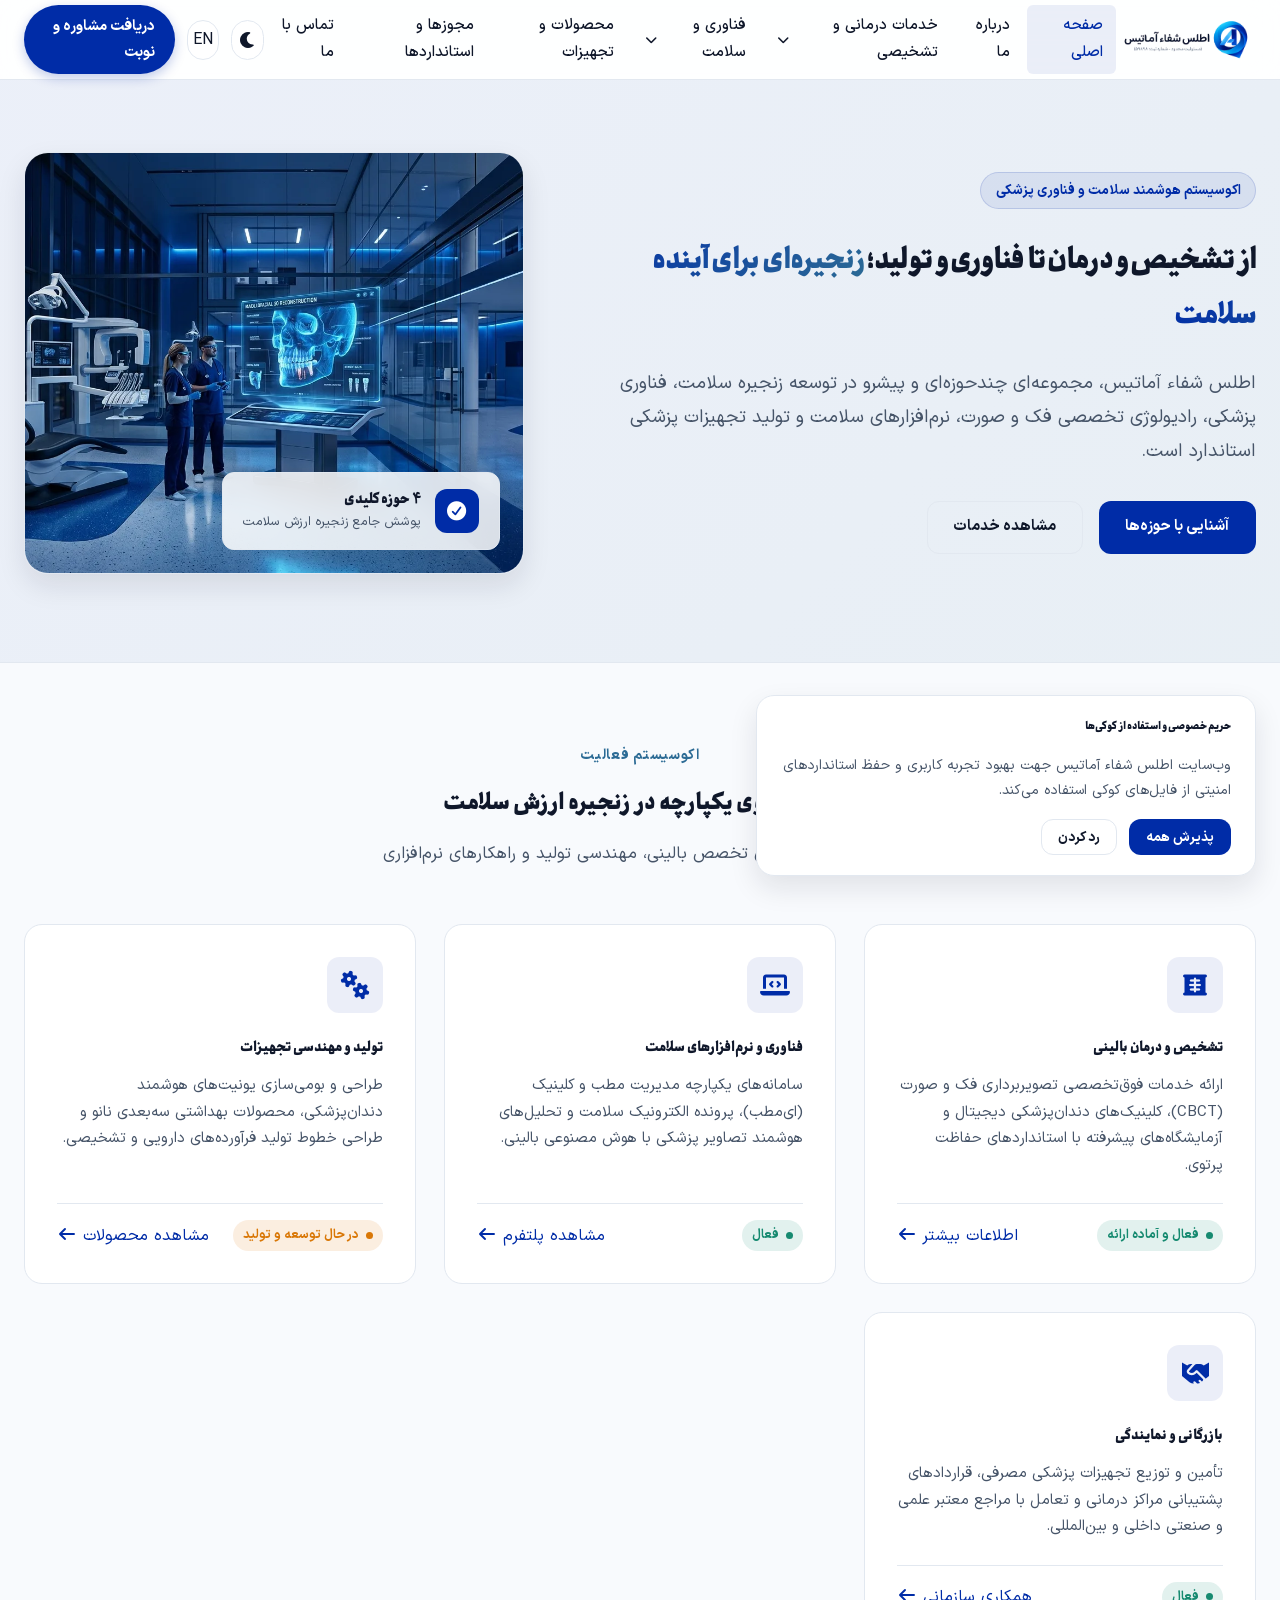
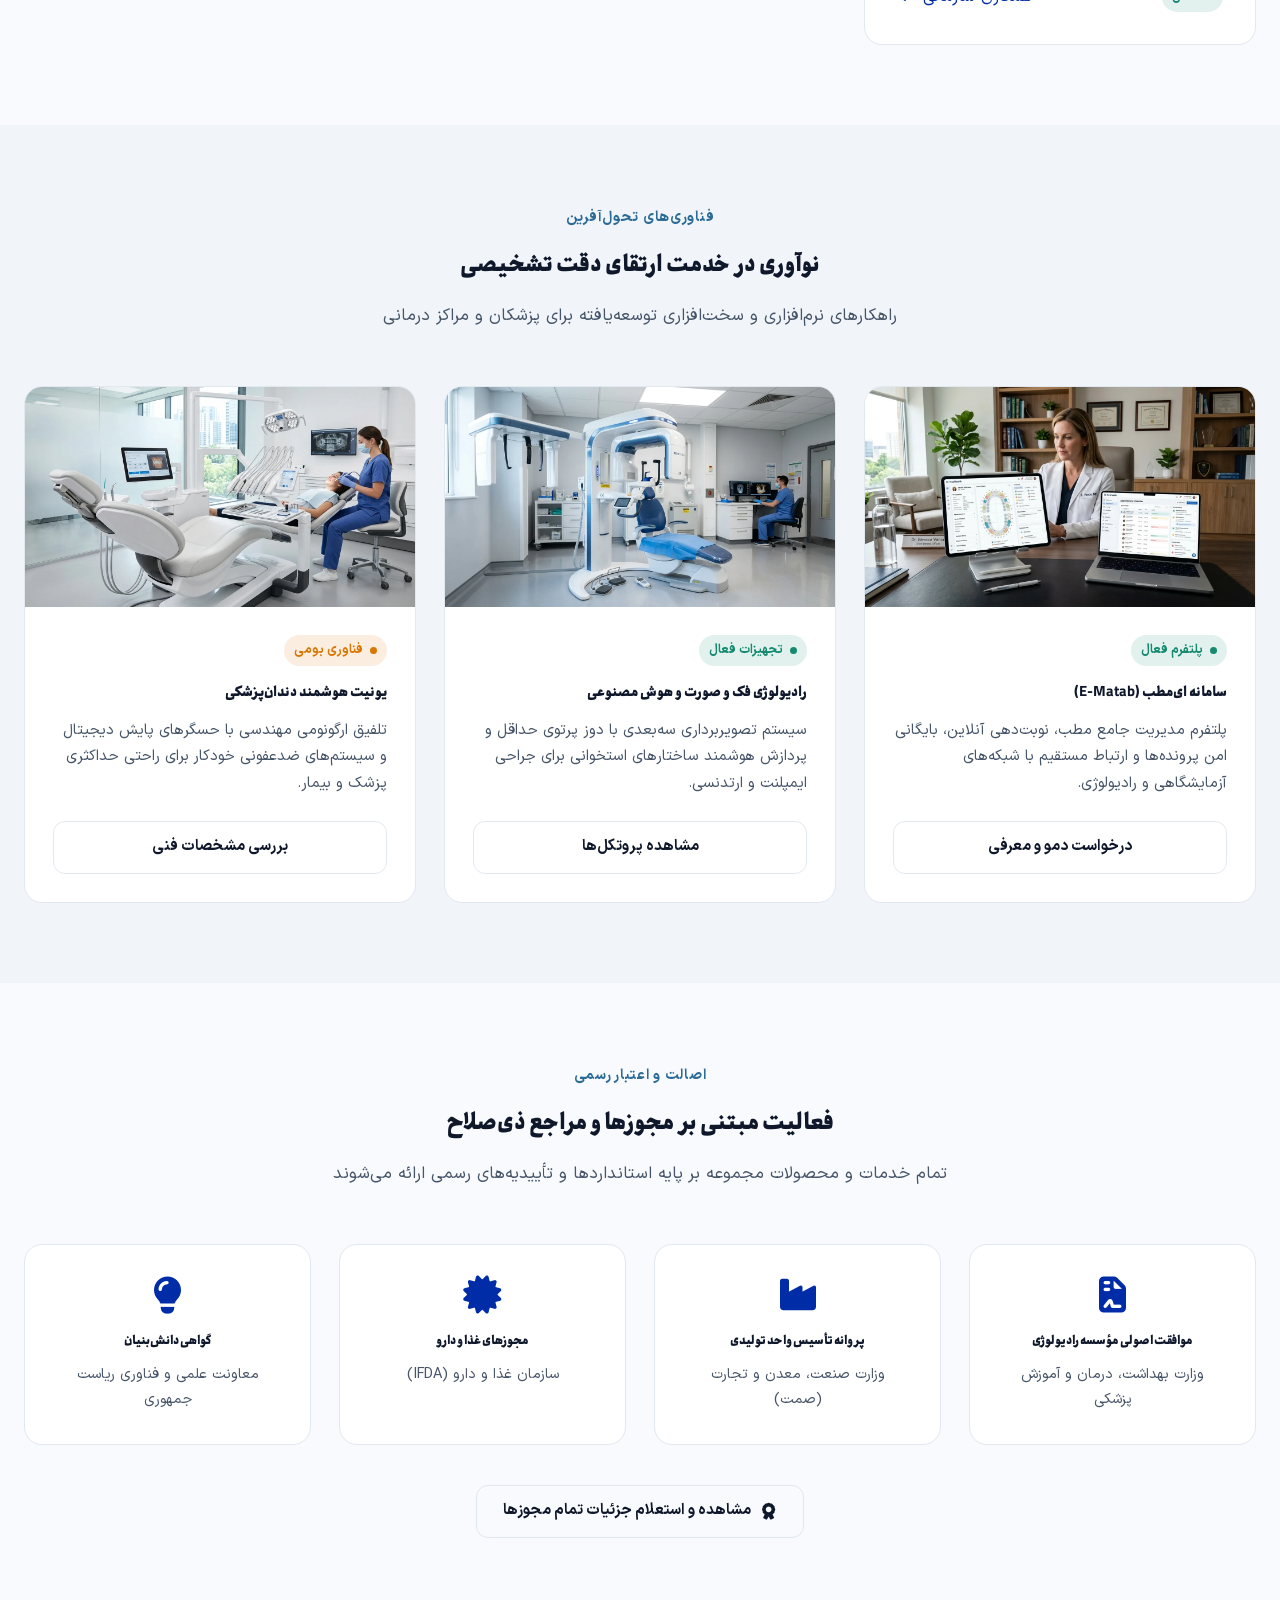
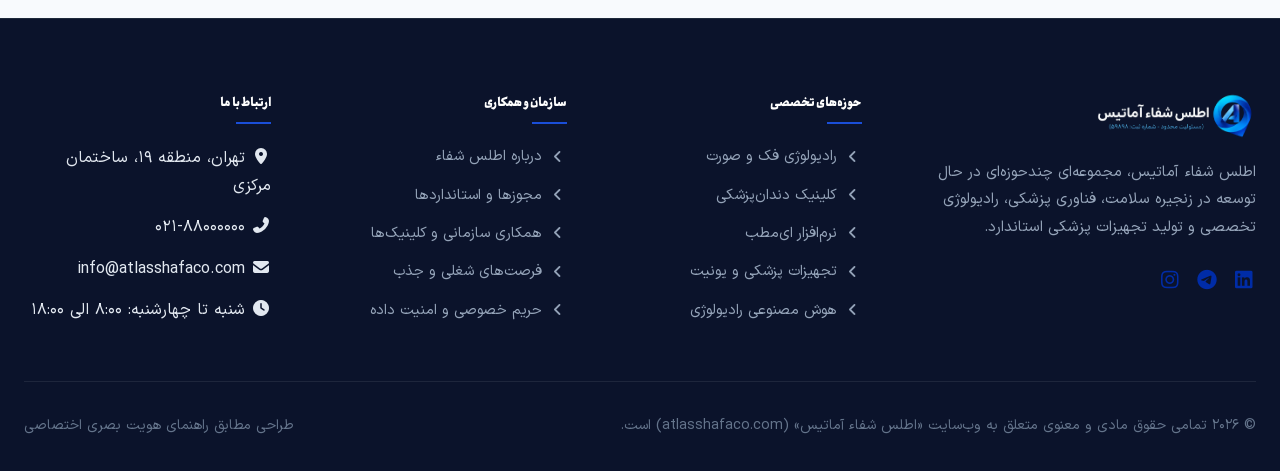
<file: index.html>
<!DOCTYPE html>
<html lang="fa" dir="rtl" data-theme="light">
<head>
  <meta charset="UTF-8">
  <meta name="viewport" content="width=device-width, initial-scale=1.0">
  <title>اطلس شفاء آماتیس | پیوند سلامت، فناوری و تولید تخصصی</title>
  <meta name="description" content="مرکز رسمی اطلس شفاء آماتیس؛ ارائه خدمات تخصصی رادیولوژی فک و صورت، نرم‌افزارهای سلامت ای‌مطب، تولید تجهیزات پزشکی و نوآوری هوشمند در زنجیره سلامت.">
  <meta name="keywords" content="اطلس شفاء آماتیس, رادیولوژی فک و صورت, ای مطب, دکتر سیتی, تجهیزات دندانپزشکی, سلامت هوشمند">
  <link rel="canonical" href="https://atlasshafaco.com/">

  <!-- Open Graph -->
  <meta property="og:title" content="اطلس شفاء آماتیس | پلتفرم سلامت، فناوری و تولید">
  <meta property="og:description" content="اکوسیستم هوشمند سلامت، فناوری پزشکی و تولید تجهیزات استاندارد.">
  <meta property="og:type" content="website">
  <meta property="og:url" content="https://atlasshafaco.com/">
  <meta property="og:image" content="assets/images/hero_medical_bg.webp">

  <!-- Favicon -->
  <link rel="icon" type="image/webp" href="assets/logos/fava.webp">

  <!-- CSS Resources -->
  <link rel="stylesheet" href="assets/css/fonts.css">
  <link rel="stylesheet" href="assets/css/variables.css">
  <link rel="stylesheet" href="assets/fontawesome/fontawesome-all.min.css">
  <link rel="stylesheet" href="assets/datepicker/persian-datepicker.min.css">
  <link rel="stylesheet" href="assets/css/style.css">
</head>
<body>

  <!-- Top Sticky Navigation -->
  <header class="site-header">
    <div class="container">
      <div class="nav-wrapper">
        <a href="index.html" class="nav-brand" aria-label="صفحه اصلی اطلس شفاء آماتیس">
          <img src="assets/logos/logow.webp" alt="لوگو اطلس شفاء آماتیس" class="brand-logo logo-light">
          <img src="assets/logos/logod.webp" alt="لوگو اطلس شفاء آماتیس" class="brand-logo logo-dark">
        </a>

        <nav>
          <ul class="nav-menu">
            <li class="nav-item"><a href="index.html" class="nav-link active" data-i18n="nav_home">صفحه اصلی</a></li>
            <li class="nav-item"><a href="about.html" class="nav-link" data-i18n="nav_about">درباره ما</a></li>
            <li class="nav-item">
              <a href="services.html" class="nav-link">
                <span data-i18n="nav_services">خدمات درمانی</span>
                <i class="fas fa-chevron-down" style="font-size: 0.75rem;"></i>
              </a>
              <div class="dropdown-menu">
                <a href="radiology.html" class="dropdown-item">
                  <i class="fas fa-x-ray"></i>
                  <span>رادیولوژی فک و صورت (CBCT)</span>
                </a>
                <a href="dental-clinic.html" class="dropdown-item">
                  <i class="fas fa-tooth"></i>
                  <span>کلینیک تخصصی دندان‌پزشکی</span>
                </a>
                <a href="lab.html" class="dropdown-item">
                  <i class="fas fa-flask"></i>
                  <span>آزمایشگاه و لابراتوار دقیق</span>
                </a>
              </div>
            </li>
            <li class="nav-item">
              <a href="tech.html" class="nav-link">
                <span data-i18n="nav_tech">فناوری و نوآوری</span>
                <i class="fas fa-chevron-down" style="font-size: 0.75rem;"></i>
              </a>
              <div class="dropdown-menu">
                <a href="ematab.html" class="dropdown-item">
                  <i class="fas fa-laptop-medical"></i>
                  <span>سامانه هوشمند ای‌مطب</span>
                </a>
                <a href="drcity.html" class="dropdown-item">
                  <i class="fas fa-network-wired"></i>
                  <span>پلتفرم کلینیکال دکتر سیتی</span>
                </a>
                <a href="ai-radiology.html" class="dropdown-item">
                  <i class="fas fa-brain"></i>
                  <span>هوش مصنوعی در رادیولوژی</span>
                </a>
              </div>
            </li>
            <li class="nav-item"><a href="products.html" class="nav-link" data-i18n="nav_products">محصولات و تجهیزات</a></li>
            <li class="nav-item"><a href="certifications.html" class="nav-link" data-i18n="nav_cert">مجوزها و استانداردها</a></li>
            <li class="nav-item"><a href="contact.html" class="nav-link" data-i18n="nav_contact">تماس با ما</a></li>
          </ul>
        </nav>

        <div class="nav-actions">
          <button id="btnThemeToggle" class="btn-icon" aria-label="تغییر تم" title="تغییر تم">
            <i class="fas fa-moon"></i>
          </button>
          <button id="btnLangToggle" class="btn-icon" aria-label="تغییر زبان" title="تغییر زبان">
            EN
          </button>
          <a href="contact.html" class="btn-cta" data-i18n="cta_consult">
            <i class="fas fa-calendar-check"></i>
            <span>دریافت مشاوره و نوبت</span>
          </a>
          <button id="mobileMenuToggle" class="btn-icon" style="display: none;" aria-label="منوی موبایل">
            <i class="fas fa-bars"></i>
          </button>
        </div>
      </div>
    </div>
  </header>

  <main>
    <!-- Hero Section -->
    <section class="hero-section">
      <div class="container">
        <div class="hero-grid">
          <div class="hero-content">
            <div class="hero-badge" data-i18n="hero_badge">
              <i class="fas fa-shield-alt"></i>
              <span>اکوسیستم هوشمند سلامت و فناوری پزشکی</span>
            </div>
            <h1 class="hero-title" data-i18n="hero_title">
              از تشخیص و درمان تا فناوری و تولید؛ <span>زنجیره‌ای برای آینده سلامت</span>
            </h1>
            <p class="hero-desc" data-i18n="hero_desc">
              اطلس شفاء آماتیس، مجموعه‌ای چندحوزه‌ای و پیشرو در توسعه زنجیره سلامت، فناوری پزشکی، رادیولوژی تخصصی فک و صورت، نرم‌افزارهای سلامت و تولید تجهیزات پزشکی استاندارد است.
            </p>
            <div class="hero-actions">
              <a href="#ecosystem" class="btn btn-primary" data-i18n="btn_explore">
                <i class="fas fa-th-large"></i>
                <span>آشنایی با حوزه‌ها</span>
              </a>
              <a href="services.html" class="btn btn-outline" data-i18n="btn_services">
                <i class="fas fa-stethoscope"></i>
                <span>مشاهده خدمات</span>
              </a>
            </div>
          </div>

          <div class="hero-media">
            <div class="hero-image-card">
              <img src="assets/images/hero_medical_bg.webp" alt="مرکز فرماندهی و نوآوری سلامت اطلس شفاء آماتیس" loading="eager">
            </div>
            <div class="hero-floating-stat">
              <div class="stat-icon"><i class="fas fa-check-circle"></i></div>
              <div>
                <div class="stat-num" data-i18n="stat_sectors">۴ حوزه کلیدی</div>
                <div class="stat-label" data-i18n="stat_desc">پوشش جامع زنجیره ارزش سلامت</div>
              </div>
            </div>
          </div>
        </div>
      </div>
    </section>

    <!-- Ecosystem Sectors Section -->
    <section id="ecosystem" class="section">
      <div class="container">
        <div class="section-header">
          <span class="section-tag">اکوسیستم فعالیت</span>
          <h2 class="section-title">چهار بازوی یکپارچه در زنجیره ارزش سلامت</h2>
          <p class="section-desc">پیوند هماهنگ میان تخصص بالینی، مهندسی تولید و راهکارهای نرم‌افزاری</p>
        </div>

        <div class="grid-cards">
          <!-- Card 1 -->
          <div class="card">
            <div class="card-icon"><i class="fas fa-x-ray"></i></div>
            <h3 class="card-title">تشخیص و درمان بالینی</h3>
            <p class="card-desc">ارائه خدمات فوق‌تخصصی تصویربرداری فک و صورت (CBCT)، کلینیک‌های دندان‌پزشکی دیجیتال و آزمایشگاه‌های پیشرفته با استانداردهای حفاظت پرتوی.</p>
            <div class="card-footer">
              <span class="badge-status status-active">فعال و آماده ارائه</span>
              <a href="radiology.html" class="btn-link">اطلاعات بیشتر <i class="fas fa-arrow-left"></i></a>
            </div>
          </div>

          <!-- Card 2 -->
          <div class="card">
            <div class="card-icon"><i class="fas fa-laptop-code"></i></div>
            <h3 class="card-title">فناوری و نرم‌افزارهای سلامت</h3>
            <p class="card-desc">سامانه‌های یکپارچه مدیریت مطب و کلینیک (ای‌مطب)، پرونده الکترونیک سلامت و تحلیل‌های هوشمند تصاویر پزشکی با هوش مصنوعی بالینی.</p>
            <div class="card-footer">
              <span class="badge-status status-active">فعال</span>
              <a href="ematab.html" class="btn-link">مشاهده پلتفرم <i class="fas fa-arrow-left"></i></a>
            </div>
          </div>

          <!-- Card 3 -->
          <div class="card">
            <div class="card-icon"><i class="fas fa-cogs"></i></div>
            <h3 class="card-title">تولید و مهندسی تجهیزات</h3>
            <p class="card-desc">طراحی و بومی‌سازی یونیت‌های هوشمند دندان‌پزشکی، محصولات بهداشتی سه‌بعدی نانو و طراحی خطوط تولید فرآورده‌های دارویی و تشخیصی.</p>
            <div class="card-footer">
              <span class="badge-status status-dev">در حال توسعه و تولید</span>
              <a href="products.html" class="btn-link">مشاهده محصولات <i class="fas fa-arrow-left"></i></a>
            </div>
          </div>

          <!-- Card 4 -->
          <div class="card">
            <div class="card-icon"><i class="fas fa-handshake"></i></div>
            <h3 class="card-title">بازرگانی و نمایندگی</h3>
            <p class="card-desc">تأمین و توزیع تجهیزات پزشکی مصرفی، قراردادهای پشتیبانی مراکز درمانی و تعامل با مراجع معتبر علمی و صنعتی داخلی و بین‌المللی.</p>
            <div class="card-footer">
              <span class="badge-status status-active">فعال</span>
              <a href="corporate.html" class="btn-link">همکاری سازمانی <i class="fas fa-arrow-left"></i></a>
            </div>
          </div>
        </div>
      </div>
    </section>

    <!-- Featured Technology Showcase -->
    <section class="section section-alt">
      <div class="container">
        <div class="section-header">
          <span class="section-tag">فناوری‌های تحول‌آفرین</span>
          <h2 class="section-title">نوآوری در خدمت ارتقای دقت تشخیصی</h2>
          <p class="section-desc">راهکارهای نرم‌افزاری و سخت‌افزاری توسعه‌یافته برای پزشکان و مراکز درمانی</p>
        </div>

        <div class="grid-cards">
          <div class="card" style="padding: 0; overflow: hidden;">
            <img src="assets/images/ematab_platform.webp" alt="سامانه ای مطب" style="height: 220px; object-fit: cover;">
            <div style="padding: 1.75rem;">
              <span class="badge-status status-active" style="margin-bottom: 0.75rem;">پلتفرم فعال</span>
              <h3 class="card-title">سامانه ای‌مطب (E-Matab)</h3>
              <p class="card-desc">پلتفرم مدیریت جامع مطب، نوبت‌دهی آنلاین، بایگانی امن پرونده‌ها و ارتباط مستقیم با شبکه‌های آزمایشگاهی و رادیولوژی.</p>
              <a href="ematab.html" class="btn btn-outline" style="width: 100%;">درخواست دمو و معرفی</a>
            </div>
          </div>

          <div class="card" style="padding: 0; overflow: hidden;">
            <img src="assets/images/cbct_radiology.webp" alt="رادیولوژی CBCT" style="height: 220px; object-fit: cover;">
            <div style="padding: 1.75rem;">
              <span class="badge-status status-active" style="margin-bottom: 0.75rem;">تجهیزات فعال</span>
              <h3 class="card-title">رادیولوژی فک و صورت و هوش مصنوعی</h3>
              <p class="card-desc">سیستم تصویربرداری سه‌بعدی با دوز پرتوی حداقل و پردازش هوشمند ساختارهای استخوانی برای جراحی ایمپلنت و ارتدنسی.</p>
              <a href="radiology.html" class="btn btn-outline" style="width: 100%;">مشاهده پروتکل‌ها</a>
            </div>
          </div>

          <div class="card" style="padding: 0; overflow: hidden;">
            <img src="assets/images/smart_dental_unit.webp" alt="یونیت دندانپزشکی هوشمند" style="height: 220px; object-fit: cover;">
            <div style="padding: 1.75rem;">
              <span class="badge-status status-dev" style="margin-bottom: 0.75rem;">فناوری بومی</span>
              <h3 class="card-title">یونیت هوشمند دندان‌پزشکی</h3>
              <p class="card-desc">تلفیق ارگونومی مهندسی با حسگرهای پایش دیجیتال و سیستم‌های ضدعفونی خودکار برای راحتی حداکثری پزشک و بیمار.</p>
              <a href="products.html" class="btn btn-outline" style="width: 100%;">بررسی مشخصات فنی</a>
            </div>
          </div>
        </div>
      </div>
    </section>

    <!-- Trust & Certifications Section -->
    <section class="section">
      <div class="container">
        <div class="section-header">
          <span class="section-tag">اصالت و اعتبار رسمی</span>
          <h2 class="section-title">فعالیت مبتنی بر مجوزها و مراجع ذی‌صلاح</h2>
          <p class="section-desc">تمام خدمات و محصولات مجموعه بر پایه استانداردها و تأییدیه‌های رسمی ارائه می‌شوند</p>
        </div>

        <div class="grid-cards" style="grid-template-columns: repeat(auto-fit, minmax(260px, 1fr));">
          <div class="card" style="text-align: center; align-items: center;">
            <i class="fas fa-file-contract" style="font-size: 2.25rem; color: var(--color-primary); margin-bottom: 1rem;"></i>
            <h4 style="font-size: 1.15rem; margin-bottom: 0.5rem;">موافقت اصولی مؤسسه رادیولوژی</h4>
            <p style="font-size: 0.9rem; color: var(--text-muted);">وزارت بهداشت، درمان و آموزش پزشکی</p>
          </div>
          <div class="card" style="text-align: center; align-items: center;">
            <i class="fas fa-industry" style="font-size: 2.25rem; color: var(--color-primary); margin-bottom: 1rem;"></i>
            <h4 style="font-size: 1.15rem; margin-bottom: 0.5rem;">پروانه تأسیس واحد تولیدی</h4>
            <p style="font-size: 0.9rem; color: var(--text-muted);">وزارت صنعت، معدن و تجارت (صمت)</p>
          </div>
          <div class="card" style="text-align: center; align-items: center;">
            <i class="fas fa-certificate" style="font-size: 2.25rem; color: var(--color-primary); margin-bottom: 1rem;"></i>
            <h4 style="font-size: 1.15rem; margin-bottom: 0.5rem;">مجوزهای غذا و دارو</h4>
            <p style="font-size: 0.9rem; color: var(--text-muted);">سازمان غذا و دارو (IFDA)</p>
          </div>
          <div class="card" style="text-align: center; align-items: center;">
            <i class="fas fa-lightbulb" style="font-size: 2.25rem; color: var(--color-primary); margin-bottom: 1rem;"></i>
            <h4 style="font-size: 1.15rem; margin-bottom: 0.5rem;">گواهی دانش‌بنیان</h4>
            <p style="font-size: 0.9rem; color: var(--text-muted);">معاونت علمی و فناوری ریاست جمهوری</p>
          </div>
        </div>

        <div style="text-align: center; margin-top: 2.5rem;">
          <a href="certifications.html" class="btn btn-outline">
            <i class="fas fa-award"></i>
            <span>مشاهده و استعلام جزئیات تمام مجوزها</span>
          </a>
        </div>
      </div>
    </section>
  </main>

  <!-- Footer -->
  <footer class="site-footer">
    <div class="container">
      <div class="footer-grid">
        <div class="footer-col footer-brand">
          <img src="assets/logos/logod.webp" alt="اطلس شفاء آماتیس" style="height: 48px; width: auto;">
          <p>اطلس شفاء آماتیس، مجموعه‌ای چندحوزه‌ای در حال توسعه در زنجیره سلامت، فناوری پزشکی، رادیولوژی تخصصی و تولید تجهیزات پزشکی استاندارد.</p>
          <div style="display: flex; gap: 0.75rem; color: #94A3B8; font-size: 1.25rem;">
            <a href="#" aria-label="LinkedIn"><i class="fab fa-linkedin"></i></a>
            <a href="#" aria-label="Telegram"><i class="fab fa-telegram"></i></a>
            <a href="#" aria-label="Instagram"><i class="fab fa-instagram"></i></a>
          </div>
        </div>

        <div class="footer-col">
          <h4>حوزه‌های تخصصی</h4>
          <ul class="footer-links">
            <li><a href="radiology.html"><i class="fas fa-angle-left"></i> رادیولوژی فک و صورت</a></li>
            <li><a href="dental-clinic.html"><i class="fas fa-angle-left"></i> کلینیک دندان‌پزشکی</a></li>
            <li><a href="ematab.html"><i class="fas fa-angle-left"></i> نرم‌افزار ای‌مطب</a></li>
            <li><a href="products.html"><i class="fas fa-angle-left"></i> تجهیزات پزشکی و یونیت</a></li>
            <li><a href="ai-radiology.html"><i class="fas fa-angle-left"></i> هوش مصنوعی رادیولوژی</a></li>
          </ul>
        </div>

        <div class="footer-col">
          <h4>سازمان و همکاری</h4>
          <ul class="footer-links">
            <li><a href="about.html"><i class="fas fa-angle-left"></i> درباره اطلس شفاء</a></li>
            <li><a href="certifications.html"><i class="fas fa-angle-left"></i> مجوزها و استانداردها</a></li>
            <li><a href="corporate.html"><i class="fas fa-angle-left"></i> همکاری سازمانی و کلینیک‌ها</a></li>
            <li><a href="careers.html"><i class="fas fa-angle-left"></i> فرصت‌های شغلی و جذب</a></li>
            <li><a href="privacy.html"><i class="fas fa-angle-left"></i> حریم خصوصی و امنیت داده</a></li>
          </ul>
        </div>

        <div class="footer-col">
          <h4>ارتباط با ما</h4>
          <ul class="footer-links" style="gap: 0.85rem;">
            <li><i class="fas fa-map-marker-alt"></i> تهران، منطقه ۱۹، ساختمان مرکزی</li>
            <li><i class="fas fa-phone-alt"></i> ۰۲۱-۸۸۰۰۰۰۰۰</li>
            <li><i class="fas fa-envelope"></i> info@atlasshafaco.com</li>
            <li><i class="fas fa-clock"></i> شنبه تا چهارشنبه: ۸:۰۰ الی ۱۸:۰۰</li>
          </ul>
        </div>
      </div>

      <div class="footer-bottom">
        <div>© ۲۰۲۶ تمامی حقوق مادی و معنوی متعلق به وب‌سایت «اطلس شفاء آماتیس» (atlasshafaco.com) است.</div>
        <div>طراحی مطابق راهنمای هویت بصری اختصاصی</div>
      </div>
    </div>
  </footer>

  <!-- Sticky Mobile Action -->
  <div class="sticky-mobile-cta">
    <a href="contact.html" class="btn btn-primary" style="flex: 1;">
      <i class="fas fa-calendar-alt"></i>
      <span>نوبت‌دهی و مشاوره</span>
    </a>
    <a href="tel:02188000000" class="btn-icon" aria-label="تماس تلفنی">
      <i class="fas fa-phone"></i>
    </a>
  </div>

  <!-- Cookie Consent Banner -->
  <div id="cookieBanner" class="cookie-banner hidden">
    <h4 style="font-size: 1rem;" data-i18n="cookie_title">حریم خصوصی و کوکی‌ها</h4>
    <p style="font-size: 0.88rem; color: var(--text-muted);" data-i18n="cookie_desc">این وب‌سایت جهت ارائه تجربه کاربری بهینه و ثبت تنظیمات تم از کوکی‌های استاندارد استفاده می‌کند.</p>
    <div style="display: flex; gap: 0.75rem;">
      <button id="btnAcceptCookie" class="btn btn-primary" style="padding: 0.4rem 1rem; font-size: 0.85rem;" data-i18n="cookie_accept">پذیرش همه</button>
      <button id="btnDeclineCookie" class="btn btn-outline" style="padding: 0.4rem 1rem; font-size: 0.85rem;" data-i18n="cookie_decline">رد کردن</button>
    </div>
  </div>

  <!-- JS Libraries -->
  <script src="assets/datepicker/jquery.min.js"></script>
  <script src="assets/datepicker/persian-date.min.js"></script>
  <script src="assets/datepicker/persian-datepicker.min.js"></script>
  <script src="assets/js/i18n.js"></script>
  <script src="assets/js/main.js"></script>
</body>
</html>
</file>
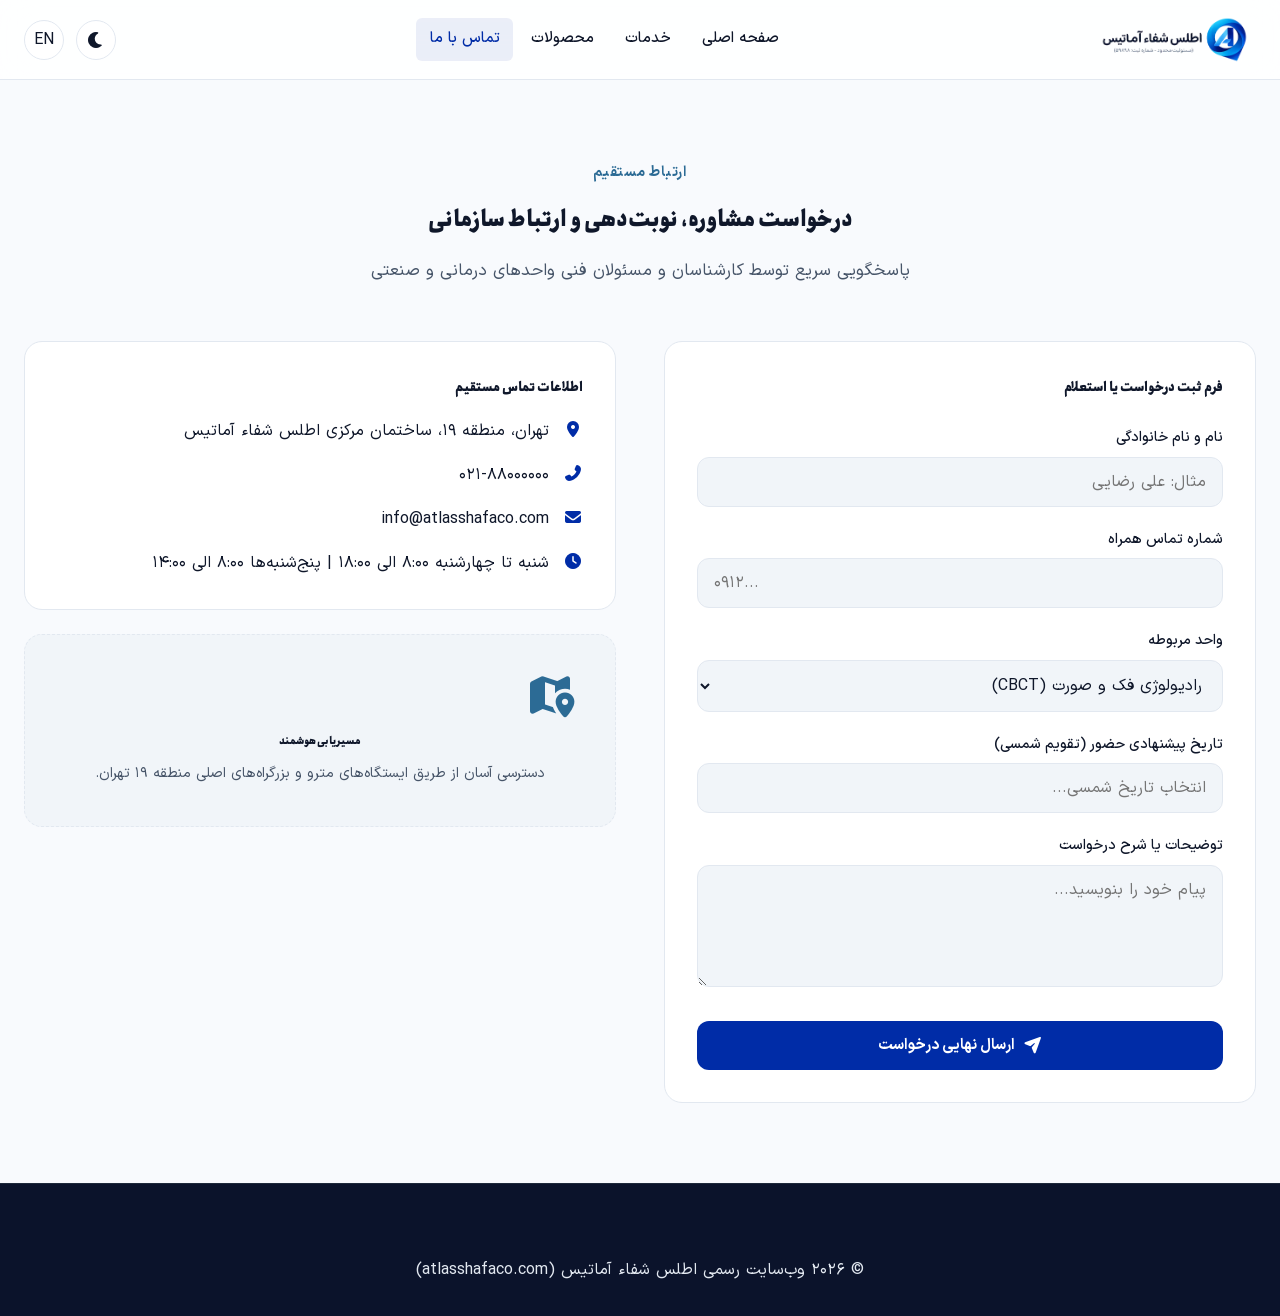
<file: contact.html>
<!DOCTYPE html>
<html lang="fa" dir="rtl" data-theme="light">
<head>
  <meta charset="UTF-8">
  <meta name="viewport" content="width=device-width, initial-scale=1.0">
  <title>تماس با ما و دریافت نوبت | اطلس شفاء آماتیس</title>
  <link rel="icon" type="image/webp" href="assets/logos/fava.webp">
  <link rel="stylesheet" href="assets/css/fonts.css">
  <link rel="stylesheet" href="assets/css/variables.css">
  <link rel="stylesheet" href="assets/fontawesome/fontawesome-all.min.css">
  <link rel="stylesheet" href="assets/datepicker/persian-datepicker.min.css">
  <link rel="stylesheet" href="assets/css/style.css">
</head>
<body>
  <header class="site-header">
    <div class="container">
      <div class="nav-wrapper">
        <a href="index.html" class="nav-brand">
          <img src="assets/logos/logow.webp" alt="لوگو اطلس شفاء آماتیس" class="brand-logo logo-light">
          <img src="assets/logos/logod.webp" alt="لوگو اطلس شفاء آماتیس" class="brand-logo logo-dark">
        </a>
        <nav>
          <ul class="nav-menu">
            <li class="nav-item"><a href="index.html" class="nav-link">صفحه اصلی</a></li>
            <li class="nav-item"><a href="services.html" class="nav-link">خدمات</a></li>
            <li class="nav-item"><a href="products.html" class="nav-link">محصولات</a></li>
            <li class="nav-item"><a href="contact.html" class="nav-link active">تماس با ما</a></li>
          </ul>
        </nav>
        <div class="nav-actions">
          <button id="btnThemeToggle" class="btn-icon"><i class="fas fa-moon"></i></button>
          <button id="btnLangToggle" class="btn-icon">EN</button>
        </div>
      </div>
    </div>
  </header>

  <main class="section">
    <div class="container">
      <div class="section-header">
        <span class="section-tag">ارتباط مستقیم</span>
        <h1 class="section-title">درخواست مشاوره، نوبت‌دهی و ارتباط سازمانی</h1>
        <p class="section-desc">پاسخگویی سریع توسط کارشناسان و مسئولان فنی واحدهای درمانی و صنعتی</p>
      </div>

      <div style="display: grid; grid-template-columns: 1fr 1fr; gap: 3rem;">
        <!-- Contact Form with Persian Datepicker -->
        <div class="card">
          <h3 style="margin-bottom: 1.5rem; font-size: 1.25rem;">فرم ثبت درخواست یا استعلام</h3>
          <form onsubmit="event.preventDefault(); alert('درخواست شما با موفقیت ثبت شد و کد رهگیری ارسال گردید.');">
            <div style="margin-bottom: 1.25rem;">
              <label style="display: block; font-size: 0.9rem; margin-bottom: 0.4rem; font-weight: 500;">نام و نام خانوادگی</label>
              <input type="text" required placeholder="مثال: علی رضایی" style="width: 100%; padding: 0.75rem 1rem; border-radius: var(--radius-md); border: 1px solid var(--border-subtle); background: var(--bg-surface-subtle); color: var(--text-main);">
            </div>

            <div style="margin-bottom: 1.25rem;">
              <label style="display: block; font-size: 0.9rem; margin-bottom: 0.4rem; font-weight: 500;">شماره تماس همراه</label>
              <input type="tel" required placeholder="۰۹۱۲..." style="width: 100%; padding: 0.75rem 1rem; border-radius: var(--radius-md); border: 1px solid var(--border-subtle); background: var(--bg-surface-subtle); color: var(--text-main);">
            </div>

            <div style="margin-bottom: 1.25rem;">
              <label style="display: block; font-size: 0.9rem; margin-bottom: 0.4rem; font-weight: 500;">واحد مربوطه</label>
              <select style="width: 100%; padding: 0.75rem 1rem; border-radius: var(--radius-md); border: 1px solid var(--border-subtle); background: var(--bg-surface-subtle); color: var(--text-main);">
                <option>رادیولوژی فک و صورت (CBCT)</option>
                <option>پلتفرم نرم‌افزاری ای‌مطب</option>
                <option>تأمین تجهیزات و یونیت دندان‌پزشکی</option>
                <option>همکاری سازمانی و کلینیک‌ها</option>
              </select>
            </div>

            <div style="margin-bottom: 1.25rem;">
              <label style="display: block; font-size: 0.9rem; margin-bottom: 0.4rem; font-weight: 500;">تاریخ پیشنهادی حضور (تقویم شمسی)</label>
              <input type="text" class="persian-datepicker-input" placeholder="انتخاب تاریخ شمسی..." style="width: 100%; padding: 0.75rem 1rem; border-radius: var(--radius-md); border: 1px solid var(--border-subtle); background: var(--bg-surface-subtle); color: var(--text-main);">
            </div>

            <div style="margin-bottom: 1.5rem;">
              <label style="display: block; font-size: 0.9rem; margin-bottom: 0.4rem; font-weight: 500;">توضیحات یا شرح درخواست</label>
              <textarea rows="4" placeholder="پیام خود را بنویسید..." style="width: 100%; padding: 0.75rem 1rem; border-radius: var(--radius-md); border: 1px solid var(--border-subtle); background: var(--bg-surface-subtle); color: var(--text-main);"></textarea>
            </div>

            <button type="submit" class="btn btn-primary" style="width: 100%;">
              <i class="fas fa-paper-plane"></i>
              <span>ارسال نهایی درخواست</span>
            </button>
          </form>
        </div>

        <!-- Contact Info & Map placeholder -->
        <div style="display: flex; flex-direction: column; gap: 1.5rem;">
          <div class="card">
            <h3 style="margin-bottom: 1rem; font-size: 1.25rem;">اطلاعات تماس مستقیم</h3>
            <ul style="list-style: none; display: flex; flex-direction: column; gap: 1rem;">
              <li><i class="fas fa-map-marker-alt" style="color: var(--color-primary); margin-left: 0.5rem;"></i> تهران، منطقه ۱۹، ساختمان مرکزی اطلس شفاء آماتیس</li>
              <li><i class="fas fa-phone-alt" style="color: var(--color-primary); margin-left: 0.5rem;"></i> ۰۲۱-۸۸۰۰۰۰۰۰</li>
              <li><i class="fas fa-envelope" style="color: var(--color-primary); margin-left: 0.5rem;"></i> info@atlasshafaco.com</li>
              <li><i class="fas fa-clock" style="color: var(--color-primary); margin-left: 0.5rem;"></i> شنبه تا چهارشنبه ۸:۰۰ الی ۱۸:۰۰ | پنج‌شنبه‌ها ۸:۰۰ الی ۱۴:۰۰</li>
            </ul>
          </div>

          <div class="card" style="background: var(--bg-surface-subtle); border-style: dashed; text-align: center; padding: 2.5rem;">
            <i class="fas fa-map-marked-alt" style="font-size: 2.5rem; color: var(--color-secondary); margin-bottom: 1rem;"></i>
            <h4>مسیریابی هوشمند</h4>
            <p style="font-size: 0.9rem; color: var(--text-muted); margin-top: 0.5rem;">دسترسی آسان از طریق ایستگاه‌های مترو و بزرگراه‌های اصلی منطقه ۱۹ تهران.</p>
          </div>
        </div>
      </div>
    </div>
  </main>

  <footer class="site-footer">
    <div class="container" style="text-align: center;">
      <p>© ۲۰۲۶ وب‌سایت رسمی اطلس شفاء آماتیس (atlasshafaco.com)</p>
    </div>
  </footer>

  <script src="assets/datepicker/jquery.min.js"></script>
  <script src="assets/datepicker/persian-date.min.js"></script>
  <script src="assets/datepicker/persian-datepicker.min.js"></script>
  <script src="assets/js/i18n.js"></script>
  <script src="assets/js/main.js"></script>
</body>
</html>
</file>
<file: assets/css/fonts.css>
/* Font Face Definitions: IRANSansXFaNum */
@font-face {
  font-family: 'IRANSansXFaNum';
  font-style: normal;
  font-weight: 400;
  font-display: swap;
  src: url('../fonts/IRANSansXFaNum-Regular.woff2') format('woff2'),
       url('../fonts/IRANSansXFaNum-Regular.woff') format('woff'),
       url('../fonts/IRANSansXFaNum-Regular.ttf') format('truetype');
}

@font-face {
  font-family: 'IRANSansXFaNum';
  font-style: normal;
  font-weight: 500;
  font-display: swap;
  src: url('../fonts/IRANSansXFaNum-Medium.woff2') format('woff2'),
       url('../fonts/IRANSansXFaNum-Medium.woff') format('woff'),
       url('../fonts/IRANSansXFaNum-Medium.ttf') format('truetype');
}

@font-face {
  font-family: 'IRANSansXFaNum';
  font-style: normal;
  font-weight: 700;
  font-display: swap;
  src: url('../fonts/IRANSansXFaNum-Bold.woff2') format('woff2'),
       url('../fonts/IRANSansXFaNum-Bold.woff') format('woff'),
       url('../fonts/IRANSansXFaNum-Bold.ttf') format('truetype');
}

/* Font Face Definitions: On */
@font-face {
  font-family: 'On';
  font-style: normal;
  font-weight: 400;
  font-display: swap;
  src: url('../fonts/OnNormal.woff2') format('woff2'),
       url('../fonts/OnNormal.woff') format('woff'),
       url('../fonts/OnNormal.ttf') format('truetype');
}

@font-face {
  font-family: 'On';
  font-style: normal;
  font-weight: 500;
  font-display: swap;
  src: url('../fonts/OnMedium.woff2') format('woff2'),
       url('../fonts/OnMedium.woff') format('woff'),
       url('../fonts/OnMedium.ttf') format('truetype');
}

@font-face {
  font-family: 'On';
  font-style: normal;
  font-weight: 600;
  font-display: swap;
  src: url('../fonts/OnSemiBold.woff') format('woff');
}

@font-face {
  font-family: 'On';
  font-style: normal;
  font-weight: 700;
  font-display: swap;
  src: url('../fonts/OnBold.woff2') format('woff2'),
       url('../fonts/OnBold.woff') format('woff'),
       url('../fonts/OnBold.ttf') format('truetype');
}
</file>
<file: assets/css/variables.css>
:root {
  /* Brand Official Colors */
  --color-primary: #002CA7;
  --color-primary-rgb: 0, 44, 167;
  --color-primary-light: #1A4ED8;
  --color-primary-dark: #001F75;
  
  --color-secondary: #2C6B95;
  --color-secondary-rgb: 44, 107, 149;
  --color-secondary-light: #4185B2;
  --color-secondary-dark: #1E4E6E;

  /* Accent & Complementary */
  --color-teal: #0E8F88;
  --color-teal-rgb: 14, 143, 136;
  --color-gold: #C6A86A;
  --color-gold-rgb: 198, 168, 106;

  /* Status Colors */
  --status-active: #168A70;
  --status-active-bg: rgba(22, 138, 112, 0.12);
  --status-dev: #D97706;
  --status-dev-bg: rgba(217, 119, 6, 0.12);
  --status-research: #2563EB;
  --status-research-bg: rgba(37, 99, 235, 0.12);
  --status-planned: #64748B;
  --status-planned-bg: rgba(100, 116, 139, 0.12);
  --status-error: #DC2626;

  /* Fonts */
  --font-title: 'On', system-ui, -apple-system, sans-serif;
  --font-body: 'IRANSansXFaNum', system-ui, -apple-system, sans-serif;

  /* Transitions & Radii */
  --transition-fast: 0.18s ease;
  --transition-normal: 0.3s cubic-bezier(0.4, 0, 0.2, 1);
  --transition-slow: 0.5s cubic-bezier(0.4, 0, 0.2, 1);
  --radius-sm: 6px;
  --radius-md: 12px;
  --radius-lg: 18px;
  --radius-xl: 24px;
  --radius-full: 9999px;

  /* Layout */
  --container-max: 1280px;
  --nav-height: 80px;
}

/* Light Theme (Default) */
[data-theme="light"], :root:not([data-theme="dark"]) {
  --bg-page: #F8FAFD;
  --bg-surface: #FFFFFF;
  --bg-surface-elevated: #FFFFFF;
  --bg-surface-subtle: #F1F5F9;
  --bg-card: #FFFFFF;
  --bg-glass: rgba(255, 255, 255, 0.85);

  --text-main: #0F172A;
  --text-muted: #475569;
  --text-subtle: #64748B;
  --text-inverse: #FFFFFF;

  --border-subtle: #E2E8F0;
  --border-focus: #002CA7;

  --shadow-sm: 0 1px 3px rgba(15, 23, 42, 0.06);
  --shadow-md: 0 4px 14px rgba(15, 23, 42, 0.08);
  --shadow-lg: 0 12px 28px rgba(15, 23, 42, 0.1);
  --shadow-glow: 0 0 25px rgba(0, 44, 167, 0.15);

  --badge-bg: rgba(0, 44, 167, 0.08);
  --badge-text: #002CA7;
}

/* Dark Theme */
[data-theme="dark"] {
  --bg-page: #080D1A;
  --bg-surface: #0E1626;
  --bg-surface-elevated: #141F36;
  --bg-surface-subtle: #182542;
  --bg-card: #101B30;
  --bg-glass: rgba(14, 22, 38, 0.88);

  --text-main: #F1F5F9;
  --text-muted: #94A3B8;
  --text-subtle: #64748B;
  --text-inverse: #0F172A;

  --border-subtle: #1E293B;
  --border-focus: #3B82F6;

  --shadow-sm: 0 1px 3px rgba(0, 0, 0, 0.3);
  --shadow-md: 0 6px 18px rgba(0, 0, 0, 0.4);
  --shadow-lg: 0 16px 36px rgba(0, 0, 0, 0.55);
  --shadow-glow: 0 0 30px rgba(0, 44, 167, 0.35);

  --badge-bg: rgba(44, 107, 149, 0.25);
  --badge-text: #93C5FD;
}
</file>
<file: assets/css/style.css>
/* Global Reset & Base */
*, *::before, *::after {
  box-sizing: border-box;
  margin: 0;
  padding: 0;
}

html {
  font-size: 16px;
  scroll-behavior: smooth;
  text-rendering: optimizeLegibility;
  -webkit-font-smoothing: antialiased;
}

body {
  font-family: var(--font-body);
  background-color: var(--bg-page);
  color: var(--text-main);
  line-height: 1.75;
  direction: rtl;
  text-align: right;
  min-height: 100vh;
  display: flex;
  flex-direction: column;
  transition: background-color var(--transition-normal), color var(--transition-normal);
  overflow-x: hidden;
}

body[dir="ltr"] {
  text-align: left;
}

a {
  color: var(--color-primary);
  text-decoration: none;
  transition: color var(--transition-fast);
}

a:hover {
  color: var(--color-primary-light);
}

img {
  max-width: 100%;
  height: auto;
  display: block;
}

button, input, select, textarea {
  font-family: inherit;
  font-size: 1rem;
}

h1, h2, h3, h4, h5, h6 {
  font-family: var(--font-title);
  color: var(--text-main);
  line-height: 1.35;
  font-weight: 700;
}

/* Container */
.container {
  width: 100%;
  max-width: var(--container-max);
  margin-inline: auto;
  padding-inline: 1.5rem;
}

/* Header & Navigation */
.site-header {
  position: sticky;
  top: 0;
  z-index: 1000;
  background-color: var(--bg-glass);
  backdrop-filter: blur(16px);
  -webkit-backdrop-filter: blur(16px);
  border-bottom: 1px solid var(--border-subtle);
  transition: all var(--transition-normal);
  height: var(--nav-height);
  display: flex;
  align-items: center;
}

.site-header.scrolled {
  box-shadow: var(--shadow-sm);
  height: 70px;
}

.nav-wrapper {
  display: flex;
  align-items: center;
  justify-content: space-between;
  width: 100%;
}

.nav-brand {
  display: flex;
  align-items: center;
  gap: 0.75rem;
}

.brand-logo {
  height: 48px;
  width: auto;
  object-fit: contain;
  transition: transform var(--transition-fast);
}

.brand-logo:hover {
  transform: scale(1.03);
}

.logo-dark { display: none; }
.logo-light { display: block; }
[data-theme="dark"] .logo-dark { display: block; }
[data-theme="dark"] .logo-light { display: none; }

.nav-menu {
  display: flex;
  align-items: center;
  list-style: none;
  gap: 0.25rem;
}

.nav-item {
  position: relative;
}

.nav-link {
  display: flex;
  align-items: center;
  gap: 0.4rem;
  padding: 0.5rem 0.85rem;
  font-size: 0.95rem;
  font-weight: 500;
  color: var(--text-main);
  border-radius: var(--radius-sm);
  transition: all var(--transition-fast);
}

.nav-link:hover, .nav-link.active {
  color: var(--color-primary);
  background-color: var(--badge-bg);
}

[data-theme="dark"] .nav-link:hover, 
[data-theme="dark"] .nav-link.active {
  color: #93C5FD;
}

/* Megamenu / Dropdown */
.dropdown-menu {
  position: absolute;
  top: 100%;
  right: 0;
  min-width: 260px;
  background: var(--bg-surface);
  border: 1px solid var(--border-subtle);
  border-radius: var(--radius-md);
  box-shadow: var(--shadow-lg);
  padding: 0.75rem;
  opacity: 0;
  visibility: hidden;
  transform: translateY(10px);
  transition: all var(--transition-normal);
  z-index: 100;
  display: flex;
  flex-direction: column;
  gap: 0.35rem;
}

.nav-item:hover .dropdown-menu {
  opacity: 1;
  visibility: visible;
  transform: translateY(0);
}

.dropdown-item {
  display: flex;
  align-items: center;
  gap: 0.75rem;
  padding: 0.6rem 0.85rem;
  font-size: 0.9rem;
  color: var(--text-main);
  border-radius: var(--radius-sm);
  transition: all var(--transition-fast);
}

.dropdown-item:hover {
  background-color: var(--bg-surface-subtle);
  color: var(--color-primary);
  transform: translateX(-4px);
}

.dropdown-item i {
  color: var(--color-secondary);
  font-size: 1rem;
  width: 18px;
  text-align: center;
}

/* Nav Actions */
.nav-actions {
  display: flex;
  align-items: center;
  gap: 0.75rem;
}

.btn-icon {
  width: 40px;
  height: 40px;
  border-radius: var(--radius-full);
  border: 1px solid var(--border-subtle);
  background: var(--bg-surface);
  color: var(--text-main);
  display: flex;
  align-items: center;
  justify-content: center;
  cursor: pointer;
  transition: all var(--transition-fast);
  position: relative;
}

.btn-icon:hover {
  border-color: var(--color-primary);
  color: var(--color-primary);
  transform: translateY(-1px);
}

.btn-cta {
  background: var(--color-primary);
  color: #FFFFFF !important;
  font-family: var(--font-body);
  font-weight: 600;
  font-size: 0.92rem;
  padding: 0.55rem 1.25rem;
  border-radius: var(--radius-full);
  display: inline-flex;
  align-items: center;
  gap: 0.5rem;
  border: none;
  cursor: pointer;
  box-shadow: 0 4px 12px rgba(0, 44, 167, 0.25);
  transition: all var(--transition-fast);
}

.btn-cta:hover {
  background: var(--color-primary-light);
  transform: translateY(-2px);
  box-shadow: 0 6px 18px rgba(0, 44, 167, 0.35);
}

/* Buttons System */
.btn {
  display: inline-flex;
  align-items: center;
  justify-content: center;
  gap: 0.5rem;
  padding: 0.75rem 1.6rem;
  font-size: 0.95rem;
  font-weight: 600;
  border-radius: var(--radius-md);
  cursor: pointer;
  transition: all var(--transition-fast);
  border: 1px solid transparent;
}

.btn-primary {
  background: var(--color-primary);
  color: #FFFFFF;
}

.btn-primary:hover {
  background: var(--color-primary-light);
  transform: translateY(-2px);
  box-shadow: var(--shadow-md);
}

.btn-outline {
  background: transparent;
  border-color: var(--border-subtle);
  color: var(--text-main);
}

.btn-outline:hover {
  border-color: var(--color-primary);
  color: var(--color-primary);
  background: var(--badge-bg);
}

.btn-secondary {
  background: var(--color-secondary);
  color: #FFFFFF;
}

.btn-secondary:hover {
  background: var(--color-secondary-light);
}

/* Hero Section */
.hero-section {
  position: relative;
  padding: 4.5rem 0 5.5rem;
  background: linear-gradient(135deg, rgba(0, 44, 167, 0.05) 0%, rgba(44, 107, 149, 0.08) 100%);
  border-bottom: 1px solid var(--border-subtle);
  overflow: hidden;
}

[data-theme="dark"] .hero-section {
  background: linear-gradient(135deg, rgba(0, 44, 167, 0.15) 0%, rgba(8, 13, 26, 0.95) 100%);
}

.hero-grid {
  display: grid;
  grid-template-columns: 1.15fr 0.85fr;
  align-items: center;
  gap: 3.5rem;
}

.hero-content {
  display: flex;
  flex-direction: column;
  gap: 1.5rem;
}

.hero-badge {
  display: inline-flex;
  align-items: center;
  gap: 0.5rem;
  padding: 0.35rem 0.9rem;
  background: var(--badge-bg);
  color: var(--badge-text);
  font-size: 0.85rem;
  font-weight: 600;
  border-radius: var(--radius-full);
  width: fit-content;
  border: 1px solid rgba(0, 44, 167, 0.15);
}

.hero-title {
  font-size: 2.75rem;
  font-weight: 700;
  line-height: 1.25;
  letter-spacing: -0.02em;
}

.hero-title span {
  color: var(--color-primary);
  background: linear-gradient(135deg, var(--color-primary) 0%, var(--color-secondary) 100%);
  -webkit-background-clip: text;
  -webkit-text-fill-color: transparent;
}

.hero-desc {
  font-size: 1.15rem;
  color: var(--text-muted);
  line-height: 1.85;
}

.hero-actions {
  display: flex;
  align-items: center;
  gap: 1rem;
  flex-wrap: wrap;
  margin-top: 0.5rem;
}

.hero-media {
  position: relative;
}

.hero-image-card {
  position: relative;
  border-radius: var(--radius-xl);
  overflow: hidden;
  box-shadow: var(--shadow-lg);
  border: 1px solid var(--border-subtle);
}

.hero-image-card img {
  width: 100%;
  height: 420px;
  object-fit: cover;
  transition: transform var(--transition-slow);
}

.hero-image-card:hover img {
  transform: scale(1.02);
}

.hero-floating-stat {
  position: absolute;
  bottom: 1.5rem;
  right: 1.5rem;
  background: var(--bg-glass);
  backdrop-filter: blur(12px);
  border: 1px solid var(--border-subtle);
  border-radius: var(--radius-md);
  padding: 1rem 1.25rem;
  display: flex;
  align-items: center;
  gap: 0.85rem;
  box-shadow: var(--shadow-md);
}

.stat-icon {
  width: 44px;
  height: 44px;
  border-radius: var(--radius-md);
  background: var(--color-primary);
  color: #FFFFFF;
  display: flex;
  align-items: center;
  justify-content: center;
  font-size: 1.2rem;
}

.stat-num {
  font-family: var(--font-title);
  font-size: 1.35rem;
  font-weight: 700;
  color: var(--text-main);
  line-height: 1;
}

.stat-label {
  font-size: 0.8rem;
  color: var(--text-muted);
}

/* Sections Global */
.section {
  padding: 5rem 0;
}

.section-alt {
  background-color: var(--bg-surface-subtle);
}

.section-header {
  text-align: center;
  max-width: 720px;
  margin: 0 auto 3.5rem;
  display: flex;
  flex-direction: column;
  gap: 0.75rem;
}

.section-tag {
  display: inline-block;
  color: var(--color-secondary);
  font-size: 0.9rem;
  font-weight: 700;
  text-transform: uppercase;
  letter-spacing: 0.05em;
}

.section-title {
  font-size: 2.15rem;
}

.section-desc {
  color: var(--text-muted);
  font-size: 1.05rem;
}

/* Cards Grid */
.grid-cards {
  display: grid;
  grid-template-columns: repeat(auto-fit, minmax(320px, 1fr));
  gap: 1.75rem;
}

.card {
  background: var(--bg-card);
  border: 1px solid var(--border-subtle);
  border-radius: var(--radius-lg);
  padding: 2rem;
  display: flex;
  flex-direction: column;
  transition: all var(--transition-normal);
  position: relative;
  overflow: hidden;
}

.card:hover {
  transform: translateY(-5px);
  box-shadow: var(--shadow-lg);
  border-color: rgba(var(--color-primary-rgb), 0.3);
}

.card-icon {
  width: 56px;
  height: 56px;
  border-radius: var(--radius-md);
  background: rgba(var(--color-primary-rgb), 0.08);
  color: var(--color-primary);
  display: flex;
  align-items: center;
  justify-content: center;
  font-size: 1.5rem;
  margin-bottom: 1.25rem;
  transition: all var(--transition-fast);
}

.card:hover .card-icon {
  background: var(--color-primary);
  color: #FFFFFF;
}

.card-title {
  font-size: 1.3rem;
  margin-bottom: 0.75rem;
}

.card-desc {
  color: var(--text-muted);
  font-size: 0.95rem;
  line-height: 1.75;
  margin-bottom: 1.5rem;
  flex-grow: 1;
}

.card-footer {
  display: flex;
  align-items: center;
  justify-content: space-between;
  padding-top: 1rem;
  border-top: 1px solid var(--border-subtle);
}

/* Status Badges */
.badge-status {
  display: inline-flex;
  align-items: center;
  gap: 0.4rem;
  padding: 0.25rem 0.65rem;
  border-radius: var(--radius-full);
  font-size: 0.8rem;
  font-weight: 600;
}

.badge-status::before {
  content: "";
  width: 7px;
  height: 7px;
  border-radius: 50%;
  background: currentColor;
}

.status-active {
  color: var(--status-active);
  background: var(--status-active-bg);
}

.status-dev {
  color: var(--status-dev);
  background: var(--status-dev-bg);
}

.status-research {
  color: var(--status-research);
  background: var(--status-research-bg);
}

.status-planned {
  color: var(--status-planned);
  background: var(--status-planned-bg);
}

/* Footer */
.site-footer {
  background: #0B132B;
  color: #E2E8F0;
  padding: 4.5rem 0 2rem;
  border-top: 1px solid #1E293B;
  margin-top: auto;
}

.footer-grid {
  display: grid;
  grid-template-columns: 1.4fr 1fr 1fr 1fr;
  gap: 3rem;
  margin-bottom: 3.5rem;
}

.footer-brand p {
  color: #94A3B8;
  font-size: 0.95rem;
  line-height: 1.8;
  margin: 1.25rem 0 1.5rem;
}

.footer-col h4 {
  color: #FFFFFF;
  font-size: 1.15rem;
  margin-bottom: 1.25rem;
  position: relative;
  padding-bottom: 0.5rem;
}

.footer-col h4::after {
  content: "";
  position: absolute;
  bottom: 0;
  right: 0;
  width: 35px;
  height: 2px;
  background: var(--color-primary-light);
}

body[dir="ltr"] .footer-col h4::after {
  right: auto;
  left: 0;
}

.footer-links {
  list-style: none;
  display: flex;
  flex-direction: column;
  gap: 0.65rem;
}

.footer-links a {
  color: #94A3B8;
  font-size: 0.92rem;
  transition: all var(--transition-fast);
  display: inline-flex;
  align-items: center;
  gap: 0.4rem;
}

.footer-links a:hover {
  color: #FFFFFF;
  transform: translateX(-4px);
}

body[dir="ltr"] .footer-links a:hover {
  transform: translateX(4px);
}

.footer-bottom {
  padding-top: 2rem;
  border-top: 1px solid rgba(255, 255, 255, 0.08);
  display: flex;
  align-items: center;
  justify-content: space-between;
  font-size: 0.88rem;
  color: #64748B;
  flex-wrap: wrap;
  gap: 1rem;
}

/* Mobile Sticky CTA */
.sticky-mobile-cta {
  display: none;
  position: fixed;
  bottom: 0;
  left: 0;
  right: 0;
  z-index: 999;
  background: var(--bg-surface);
  border-top: 1px solid var(--border-subtle);
  padding: 0.75rem 1rem;
  box-shadow: 0 -4px 16px rgba(0, 0, 0, 0.08);
}

/* Cookie Banner */
.cookie-banner {
  position: fixed;
  bottom: 1.5rem;
  left: 1.5rem;
  right: 1.5rem;
  max-width: 500px;
  z-index: 10000;
  background: var(--bg-surface);
  border: 1px solid var(--border-subtle);
  border-radius: var(--radius-lg);
  padding: 1.25rem 1.5rem;
  box-shadow: var(--shadow-lg);
  display: flex;
  flex-direction: column;
  gap: 1rem;
  transition: all var(--transition-normal);
}

.cookie-banner.hidden {
  display: none;
}

/* Responsive Media Queries */
@media (max-width: 1024px) {
  .hero-grid {
    grid-template-columns: 1fr;
    gap: 2.5rem;
  }
  .footer-grid {
    grid-template-columns: 1fr 1fr;
    gap: 2rem;
  }
}

@media (max-width: 768px) {
  .nav-menu {
    display: none; /* Mobile Drawer toggle */
  }
  .nav-menu.open {
    display: flex;
    flex-direction: column;
    position: fixed;
    top: var(--nav-height);
    right: 0;
    left: 0;
    bottom: 0;
    background: var(--bg-surface);
    padding: 1.5rem;
    overflow-y: auto;
    z-index: 999;
  }
  .hero-title {
    font-size: 2rem;
  }
  .section {
    padding: 3.5rem 0;
  }
  .footer-grid {
    grid-template-columns: 1fr;
  }
  .sticky-mobile-cta {
    display: flex;
    align-items: center;
    gap: 0.75rem;
  }
  .cookie-banner {
    left: 1rem;
    right: 1rem;
    bottom: 4.5rem;
  }
}
</file>
<file: assets/datepicker/persian-datepicker.min.css>
/*
** persian-datepicker - v1.2.0
** Reza Babakhani <babakhani.reza@gmail.com>
** http://babakhani.github.io/PersianWebToolkit/docs/datepicker
** Under MIT license 
*/ 

.datepicker-plot-area{-moz-user-select:none;-khtml-user-select:none;-webkit-user-select:none;-o-user-select:none}.datepicker-plot-area .datepicker-time-view .down-btn,.datepicker-plot-area .datepicker-time-view .up-btn{transition:all 100ms ease}.datepicker-plot-area .datepicker-day-view .table-days td.disabled span,.datepicker-plot-area .datepicker-year-view .year-item-disable,.datepicker-plot-area .datepicker-month-view .month-item-disable{border-radius:0}.datepicker-plot-area .datepicker-time-view .down-btn,.datepicker-plot-area .datepicker-time-view .up-btn{border-radius:0;border-top-left-radius:0;border-top-right-radius:0}.datepicker-plot-area .datepicker-time-view .down-btn{border-radius:0;border-bottom-right-radius:0;border-bottom-left-radius:0}.datepicker-plot-area,.datepicker-plot-area .datepicker-time-view>.time-segment{border-radius:0}.datepicker-plot-area .datepicker-day-view .table-days td span,.datepicker-plot-area .datepicker-year-view .year-item,.datepicker-plot-area .datepicker-month-view .month-item,.datepicker-plot-area .datepicker-navigator .pwt-btn-next,.datepicker-plot-area .datepicker-navigator .pwt-btn-switch,.datepicker-plot-area .datepicker-navigator .pwt-btn-prev{border-radius:0}.datepicker-plot-area{box-shadow:0 5px 10px rgba(0,0,0,0.2)}.datepicker-plot-area .datepicker-day-view .table-days td span,.datepicker-plot-area .datepicker-year-view .year-item,.datepicker-plot-area .datepicker-month-view .month-item,.datepicker-plot-area .datepicker-day-view .table-days td.disabled span,.datepicker-plot-area .datepicker-year-view .year-item-disable,.datepicker-plot-area .datepicker-month-view .month-item-disable,.datepicker-plot-area .datepicker-time-view>.time-segment,.datepicker-plot-area .datepicker-time-view .down-btn,.datepicker-plot-area .datepicker-time-view .up-btn,.datepicker-plot-area .datepicker-time-view input,.datepicker-plot-area .datepicker-navigator .pwt-btn-next,.datepicker-plot-area .datepicker-navigator .pwt-btn-switch,.datepicker-plot-area .datepicker-navigator .pwt-btn-prev,.datepicker-plot-area .toolbox .pwt-btn-submit,.datepicker-plot-area .toolbox .pwt-btn-calendar,.datepicker-plot-area .toolbox .pwt-btn-today{cursor:pointer}.datepicker-plot-area .datepicker-day-view .table-days td span,.datepicker-plot-area .datepicker-year-view .year-item,.datepicker-plot-area .datepicker-month-view .month-item{font:14px;background-color:#fff;color:#333;border:0;text-shadow:none}.datepicker-plot-area .datepicker-day-view .table-days td.disabled span,.datepicker-plot-area .datepicker-year-view .year-item-disable,.datepicker-plot-area .datepicker-month-view .month-item-disable{background-color:#f1f1f1;color:#ccc;border:none;text-shadow:none;cursor:default}.datepicker-plot-area .datepicker-day-view .table-days td.today span{background-color:#333;color:#fff;border:0;text-shadow:none}.datepicker-plot-area .datepicker-day-view .table-days td span.other-month{background-color:"";color:#ccc;border:none;text-shadow:none}.datepicker-plot-area .datepicker-day-view .table-days td.selected span,.datepicker-plot-area .datepicker-year-view .year-item.selected,.datepicker-plot-area .datepicker-month-view .month-item.selected{background-color:#005299;color:#fff;border:none;text-shadow:1px 1px 1px #000}.datepicker-plot-area .datepicker-day-view .table-days td.selected span .datepicker-plot-area .datepicker-day-view .table-days td:hover,.datepicker-plot-area .datepicker-day-view .table-days td span:hover,.datepicker-plot-area .datepicker-year-view .year-item:hover,.datepicker-plot-area .datepicker-month-view .month-item:hover{background-color:#007be6;color:#fff;border:0;text-shadow:none}.datepicker-container{display:block;position:absolute;z-index:100000;top:0;direction:ltr}.datepicker-container.pwt-hide{display:none}.datepicker-plot-area{box-sizing:border-box;overflow:hidden;min-height:70px;display:block;width:200px;min-width:200px;padding:3px;position:absolute;font:12px tahoma;border:1px solid #ccc;background-color:#fff}.datepicker-plot-area.datepicker-state-only-time{padding:0}.datepicker-plot-area table,.datepicker-plot-area th,.datepicker-plot-area td{border:0;background:none}.datepicker-plot-area *{text-align:center;color:#333}.datepicker-plot-area .datepicker-day-view,.datepicker-plot-area .datepicker-month-view,.datepicker-plot-area .datepicker-year-view{display:block;width:100%;float:left;min-height:200px;margin:0}.datepicker-plot-area-inline-view{display:block;width:100%;position:static;float:left}.datepicker-plot-area .datepicker-time-view{display:block;float:left;width:100%;padding:5px;background:#f9f9f9;border-top:1px solid #f1f1f1}.datepicker-plot-area .datepicker-time-view>.time-segment{display:block;width:22%;float:left;overflow:hidden}.datepicker-plot-area .datepicker-time-view>.time-segment:hover .down-btn,.datepicker-plot-area .datepicker-time-view>.time-segment:hover .up-btn{font-weight:bold}.datepicker-plot-area .datepicker-time-view .divider{display:block;width:3%;height:60px;line-height:60px;float:left;overflow:hidden;font:12px bold}.datepicker-plot-area .datepicker-time-view .divider span{height:60px;line-height:60px}.datepicker-plot-area .datepicker-time-view .down-btn,.datepicker-plot-area .datepicker-time-view .up-btn{display:block;float:left;width:100%;margin:0;height:20px;line-height:22px;color:#ccc}.datepicker-plot-area .datepicker-time-view .down-btn:hover,.datepicker-plot-area .datepicker-time-view .up-btn:hover{background-color:rgba(250,250,250,0.3);color:#807f7f}.datepicker-plot-area .datepicker-time-view input{display:block;width:90%;margin:0 5%;height:20px;padding:0;outline:none;border:none;background:transparent}.datepicker-plot-area.datepicker-state-only-time .datepicker-time-view{padding:0 5px;margin:0}.datepicker-plot-area.datepicker-state-only-time .datepicker-time-view>.time-segment,.datepicker-plot-area.datepicker-state-only-time .datepicker-time-view>.divider{padding:5px 0}.datepicker-plot-area.datepicker-state-no-meridian .datepicker-time-view>.time-segment{width:31.33%}.datepicker-plot-area.datepicker-state-no-meridian .datepicker-time-view>.meridian-divider{display:none}.datepicker-plot-area.datepicker-state-no-second .datepicker-time-view>.time-segment{width:31.33%}.datepicker-plot-area.datepicker-state-no-second .datepicker-time-view>.second-divider{display:none}.datepicker-plot-area.datepicker-state-no-meridian.datepicker-state-no-second .datepicker-time-view>.time-segment{width:48%}.datepicker-plot-area.datepicker-state-no-meridian.datepicker-state-no-second .datepicker-time-view>.second-divider,.datepicker-plot-area.datepicker-state-no-meridian.datepicker-state-no-second .datepicker-time-view>.meridian-divider{display:none}.datepicker-plot-area .datepicker-day-view .table-days{width:100%;float:left;direction:rtl}.datepicker-plot-area .datepicker-day-view .table-days td{width:14.2%;height:26px;padding:0;margin:0;position:relative}.datepicker-plot-area .datepicker-day-view .table-days td .alter-calendar-day{font-style:normal;position:absolute;font-size:8.5px;bottom:0;right:2px;color:#f1f1f1}.datepicker-plot-area .datepicker-day-view .table-days td span{display:block;width:100%;height:26px;line-height:26px;padding:0;margin:0}.datepicker-plot-area .datepicker-day-view .month-grid-box{display:block;width:100%;float:right;min-height:180px;margin:8px 0}.datepicker-plot-area .datepicker-day-view .month-grid-box .header{display:block;width:100%;float:left;padding-bottom:8px}.datepicker-plot-area .datepicker-day-view .month-grid-box .header .header-row{display:block;width:100%;height:25px;float:left}.datepicker-plot-area .datepicker-day-view .month-grid-box .header .header-row-cell{display:block;width:14.2%;height:25px;float:right;line-height:25px;font:11px;font-weight:bold;color:#333}.datepicker-plot-area .datepicker-year-view,.datepicker-plot-area .datepicker-month-view{padding-top:10px}.datepicker-plot-area .datepicker-year-view .year-item,.datepicker-plot-area .datepicker-month-view .month-item{display:block;width:33.333333%;margin:2px 0 0;float:right;height:42px;line-height:42px}.datepicker-plot-area .datepicker-navigator{display:block;width:100%;float:left}.datepicker-plot-area .datepicker-navigator .pwt-btn-next,.datepicker-plot-area .datepicker-navigator .pwt-btn-switch,.datepicker-plot-area .datepicker-navigator .pwt-btn-prev{display:block;float:left;height:28px;line-height:28px;font-weight:bold;background-color:rgba(250,250,250,0.1);color:#333}.datepicker-plot-area .datepicker-navigator .pwt-btn-next:hover,.datepicker-plot-area .datepicker-navigator .pwt-btn-switch:hover,.datepicker-plot-area .datepicker-navigator .pwt-btn-prev:hover{background-color:rgba(250,250,250,0.3)}.datepicker-plot-area .datepicker-navigator .pwt-btn-next{display:block;width:15%;float:left}.datepicker-plot-area .datepicker-navigator .pwt-btn-switch{display:block;width:66%;margin:0 2%;float:left}.datepicker-plot-area .datepicker-navigator .pwt-btn-prev{display:block;width:15%;float:left}.datepicker-plot-area .toolbox{display:block;float:left;width:100%;margin-top:5px}.datepicker-plot-area .toolbox .pwt-btn-submit,.datepicker-plot-area .toolbox .pwt-btn-calendar,.datepicker-plot-area .toolbox .pwt-btn-today{background-color:rgba(250,250,250,0.1);float:right;display:block;font-weight:bold;font-size:11px;height:24px;line-height:24px;white-space:nowrap;margin:0 auto;margin-left:5px;padding:0 5px;min-width:50px}.datepicker-plot-area .toolbox .pwt-btn-submit:hover,.datepicker-plot-area .toolbox .pwt-btn-calendar:hover,.datepicker-plot-area .toolbox .pwt-btn-today:hover{background-color:rgba(250,250,250,0.3)}.datepicker-plot-area .datepicker-navigator{display:block;width:100%;float:left}.datepicker-plot-area .datepicker-navigator .pwt-btn-next,.datepicker-plot-area .datepicker-navigator .pwt-btn-switch,.datepicker-plot-area .datepicker-navigator .pwt-btn-prev{display:block;float:left;height:28px;line-height:28px;font-weight:bold;background-color:rgba(250,250,250,0.1);color:#333}.datepicker-plot-area .datepicker-navigator .pwt-btn-next:hover,.datepicker-plot-area .datepicker-navigator .pwt-btn-switch:hover,.datepicker-plot-area .datepicker-navigator .pwt-btn-prev:hover{background-color:rgba(250,250,250,0.3)}.datepicker-plot-area .datepicker-navigator .pwt-btn-next{display:block;width:15%;float:left}.datepicker-plot-area .datepicker-navigator .pwt-btn-switch{display:block;width:66%;margin:0 2%;float:left}.datepicker-plot-area .datepicker-navigator .pwt-btn-prev{display:block;width:15%;float:left}.datepicker-container.pwt-mobile-view{position:fixed;width:100%;height:100%;top:0;left:0;bottom:0;overflow:hidden;transition:all 1s}.datepicker-container.pwt-mobile-view.pwt-hide{top:100vh;height:0}.datepicker-container.pwt-mobile-view .datepicker-plot-area.datepicker-state-only-time .pwt-btn-submit{color:#fff;background:#ccc}.datepicker-container.pwt-mobile-view .datepicker-plot-area{position:absolute;width:100%;height:100%;top:0;left:0;right:0;bottom:0}.datepicker-container.pwt-mobile-view .datepicker-plot-area .table-days td,.datepicker-container.pwt-mobile-view .datepicker-plot-area .table-days td span{height:44px;line-height:44px;font-size:14px}.datepicker-container.pwt-mobile-view .datepicker-plot-area .datepicker-year-view .year-item,.datepicker-container.pwt-mobile-view .datepicker-plot-area .datepicker-month-view .month-item{height:70px;line-height:70px}.datepicker-container.pwt-mobile-view .datepicker-plot-area [class*='pwt-btn']{height:48px;line-height:48px}.datepicker-container.pwt-mobile-view .datepicker-plot-area .pwt-btn-today{float:left}.datepicker-container.pwt-mobile-view .datepicker-plot-area.datepicker-state-only-time{background:rgba(0,0,0,0.7);border:0;padding-top:60%}.datepicker-container.pwt-mobile-view .datepicker-plot-area.datepicker-state-only-time .pwt-btn-submit{margin-right:5px}.datepicker-container.pwt-mobile-view .datepicker-plot-area.datepicker-state-only-time .datepicker-time-view input{height:40px;line-height:40px;font-size:24px;margin:5px 0}.datepicker-container.pwt-mobile-view .datepicker-plot-area.datepicker-state-only-time .datepicker-time-view .divider,.datepicker-container.pwt-mobile-view .datepicker-plot-area.datepicker-state-only-time .datepicker-time-view .divider span{font-size:16px;display:block;height:144px;line-height:144px}.datepicker-container.pwt-mobile-view .datepicker-plot-area.datepicker-state-only-time .datepicker-time-view .down-btn,.datepicker-container.pwt-mobile-view .datepicker-plot-area.datepicker-state-only-time .datepicker-time-view .up-btn{height:48px;line-height:48px}.datepicker-container.pwt-mobile-view .datepicker-time-view input{height:32px;line-height:34px;font-size:18px}.datepicker-container.pwt-mobile-view .datepicker-time-view .divider,.datepicker-container.pwt-mobile-view .datepicker-time-view .divider span{height:120px;line-height:120px}.datepicker-container.pwt-mobile-view .datepicker-time-view .down-btn,.datepicker-container.pwt-mobile-view .datepicker-time-view .up-btn{height:40px;line-height:40px}

/*# sourceMappingURL=persian-datepicker.min.css.map */
</file>
